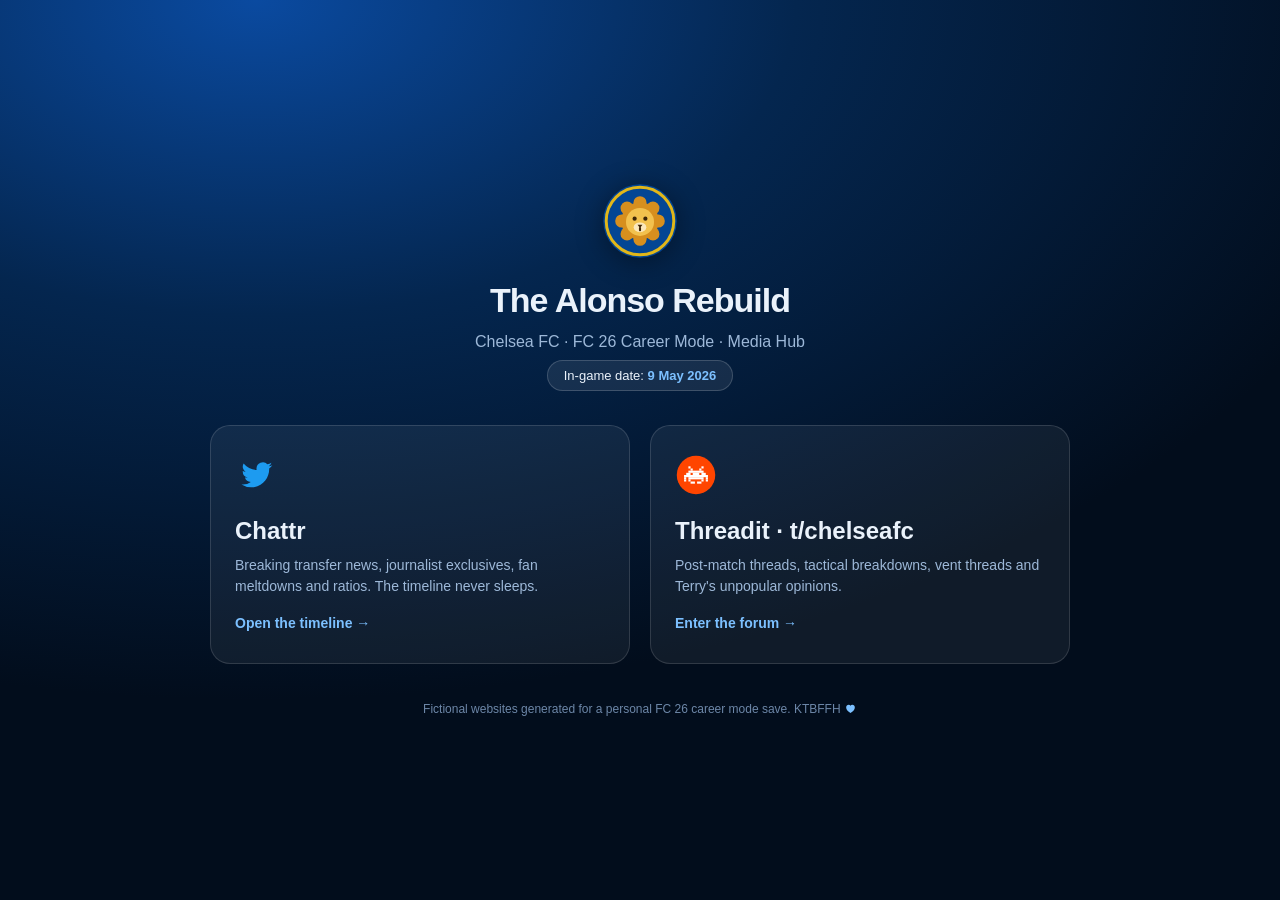
<file: index.html>
<!DOCTYPE html>
<html lang="en">
<head>
  <meta charset="UTF-8">
  <meta name="viewport" content="width=device-width, initial-scale=1.0">
  <title>CFC Career Mode — Media Hub</title>
  <link rel="icon" href="data:image/svg+xml,%3Csvg xmlns='http://www.w3.org/2000/svg' viewBox='0 0 24 24'%3E%3Ccircle cx='12' cy='12' r='11.3' fill='%23034694'/%3E%3Ccircle cx='12' cy='12' r='10.4' fill='none' stroke='%23e2b719' stroke-width='.9'/%3E%3Cg transform='translate(12 12) scale(.72) translate(-12 -12.5)'%3E%3Cg fill='%23d78f1e'%3E%3Ccircle cx='12' cy='4.7' r='2.8'/%3E%3Ccircle cx='17.52' cy='6.98' r='2.8'/%3E%3Ccircle cx='19.8' cy='12.5' r='2.8'/%3E%3Ccircle cx='17.52' cy='18.02' r='2.8'/%3E%3Ccircle cx='12' cy='20.3' r='2.8'/%3E%3Ccircle cx='6.48' cy='18.02' r='2.8'/%3E%3Ccircle cx='4.2' cy='12.5' r='2.8'/%3E%3Ccircle cx='6.48' cy='6.98' r='2.8'/%3E%3Ccircle cx='12' cy='12.5' r='8'/%3E%3C/g%3E%3Ccircle cx='12' cy='12.9' r='6' fill='%23f2c14e'/%3E%3Cellipse cx='12' cy='15.2' rx='2.7' ry='2.1' fill='%23fbe8bd'/%3E%3Ccircle cx='9.7' cy='11.5' r='.9' fill='%233d2508'/%3E%3Ccircle cx='14.3' cy='11.5' r='.9' fill='%233d2508'/%3E%3Cpath d='M10.95 14.1h2.1L12 15.5z' fill='%233d2508'/%3E%3C/g%3E%3C/svg%3E">
  <style>
    * { box-sizing: border-box; }
    body {
      margin: 0; min-height: 100vh; display: flex; align-items: center; justify-content: center;
      background: radial-gradient(1200px 700px at 20% 0%, #0a4aa0 0%, #04264f 45%, #020d1c 100%);
      color: #eaf2fb; font: 16px/1.5 -apple-system, "Segoe UI", Roboto, Helvetica, Arial, sans-serif;
      padding: 32px 16px;
    }
    .wrap { max-width: 860px; width: 100%; text-align: center; }
    .crest svg { width: 78px; height: 78px; filter: drop-shadow(0 4px 14px rgba(0,0,0,.4)); }
    h1 { font-size: 34px; margin: 8px 0 4px; letter-spacing: -1px; }
    .sub { color: #9db8d8; margin-bottom: 6px; }
    .date { display: inline-block; background: #ffffff14; border: 1px solid #ffffff2b; border-radius: 9999px; padding: 5px 16px; font-size: 13px; margin-bottom: 34px; }
    .date b { color: #7cc0ff; }
    .cards { display: grid; grid-template-columns: 1fr 1fr; gap: 20px; }
    a.card {
      background: #ffffff0f; border: 1px solid #ffffff22; border-radius: 20px;
      padding: 28px 24px; text-decoration: none; color: inherit; text-align: left;
      transition: transform .15s ease, background .15s ease;
    }
    a.card:hover { transform: translateY(-4px); background: #ffffff1a; }
    .card .icon svg { width: 42px; height: 42px; }
    .card h2 { margin: 10px 0 6px; font-size: 24px; }
    .card p { margin: 0; color: #9db8d8; font-size: 14px; }
    .card .go { display: inline-block; margin-top: 16px; font-weight: 700; color: #7cc0ff; font-size: 14px; }
    .foot { margin-top: 36px; font-size: 12px; color: #6d87a8; }
    .foot svg { width: 13px; height: 13px; vertical-align: -2px; }
    @media (max-width: 640px) { .cards { grid-template-columns: 1fr; } }
  </style>
</head>
<body>
  <div class="wrap">
    <div class="crest"><svg viewBox="0 0 24 24"><circle cx="12" cy="12" r="11.3" fill="#034694"/><circle cx="12" cy="12" r="10.4" fill="none" stroke="#e2b719" stroke-width=".9"/><g transform="translate(12 12) scale(.72) translate(-12 -12.5)"><g fill="#d78f1e"><circle cx="12" cy="4.7" r="2.8"/><circle cx="17.52" cy="6.98" r="2.8"/><circle cx="19.8" cy="12.5" r="2.8"/><circle cx="17.52" cy="18.02" r="2.8"/><circle cx="12" cy="20.3" r="2.8"/><circle cx="6.48" cy="18.02" r="2.8"/><circle cx="4.2" cy="12.5" r="2.8"/><circle cx="6.48" cy="6.98" r="2.8"/><circle cx="12" cy="12.5" r="8"/></g><circle cx="12" cy="12.9" r="6" fill="#f2c14e"/><ellipse cx="12" cy="15.2" rx="2.7" ry="2.1" fill="#fbe8bd"/><circle cx="9.7" cy="11.5" r=".9" fill="#3d2508"/><circle cx="14.3" cy="11.5" r=".9" fill="#3d2508"/><path d="M10.95 14.1h2.1L12 15.5z" fill="#3d2508"/><path d="M12 15.5v.9" stroke="#3d2508" stroke-width=".9" stroke-linecap="round"/></g></svg></div>
    <h1>The Alonso Rebuild</h1>
    <div class="sub">Chelsea FC · FC 26 Career Mode · Media Hub</div>
    <div class="date">In-game date: <b id="game-date">…</b></div>
    <div class="cards">
      <a class="card" href="chattr/index.html">
        <div class="icon"><svg viewBox="0 0 24 24"><path fill="#1d9bf0" d="M21.3 6.4c-.65.29-1.35.48-2.08.57a3.63 3.63 0 0 0 1.59-2c-.7.41-1.47.71-2.29.87a3.61 3.61 0 0 0-6.24 2.47c0 .28.03.56.09.82A10.25 10.25 0 0 1 4.93 5.4a3.6 3.6 0 0 0 1.12 4.82 3.58 3.58 0 0 1-1.64-.45v.05a3.61 3.61 0 0 0 2.9 3.54c-.3.08-.63.13-.96.13-.23 0-.46-.02-.68-.07a3.62 3.62 0 0 0 3.37 2.51 7.25 7.25 0 0 1-4.48 1.55c-.29 0-.58-.02-.86-.05a10.2 10.2 0 0 0 5.54 1.63c6.65 0 10.29-5.51 10.29-10.29l-.01-.47a7.35 7.35 0 0 0 1.81-1.87z"/></svg></div>
        <h2>Chattr</h2>
        <p>Breaking transfer news, journalist exclusives, fan meltdowns and ratios. The timeline never sleeps.</p>
        <span class="go">Open the timeline →</span>
      </a>
      <a class="card" href="threadit/index.html">
        <div class="icon"><svg viewBox="0 0 24 24"><circle cx="12" cy="12" r="11" fill="#ff4500"/><g fill="#fff" transform="translate(4.56 4.56) scale(.62)"><rect x="5" y="4" width="2" height="2"/><rect x="17" y="4" width="2" height="2"/><rect x="7" y="6" width="2" height="2"/><rect x="15" y="6" width="2" height="2"/><rect x="5" y="8" width="14" height="2"/><rect x="3" y="10" width="4" height="2"/><rect x="9" y="10" width="6" height="2"/><rect x="17" y="10" width="4" height="2"/><rect x="1" y="12" width="22" height="2"/><rect x="1" y="14" width="2" height="2"/><rect x="5" y="14" width="14" height="2"/><rect x="21" y="14" width="2" height="2"/><rect x="1" y="16" width="2" height="2"/><rect x="5" y="16" width="2" height="2"/><rect x="17" y="16" width="2" height="2"/><rect x="21" y="16" width="2" height="2"/><rect x="7" y="18" width="4" height="2"/><rect x="13" y="18" width="4" height="2"/></g></svg></div>
        <h2>Threadit · t/chelseafc</h2>
        <p>Post-match threads, tactical breakdowns, vent threads and Terry's unpopular opinions.</p>
        <span class="go">Enter the forum →</span>
      </a>
    </div>
    <div class="foot">Fictional websites generated for a personal FC 26 career mode save. KTBFFH <svg viewBox="0 0 24 24"><path fill="#7cc0ff" d="M12 20.3C7.2 17.2 4 13.9 4 10.1 4 7.3 6 5.3 8.6 5.3c1.5 0 2.8.7 3.4 1.8.6-1.1 1.9-1.8 3.4-1.8C18 5.3 20 7.3 20 10.1c0 3.8-3.2 7.1-8 10.2z"/></svg></div>
  </div>
  <script>
    fetch("data/season.json").then(r => r.json())
      .then(s => { document.getElementById("game-date").textContent = s.currentDate; })
      .catch(() => { document.getElementById("game-date").textContent = "—"; });
  </script>
</body>
</html>
</file>
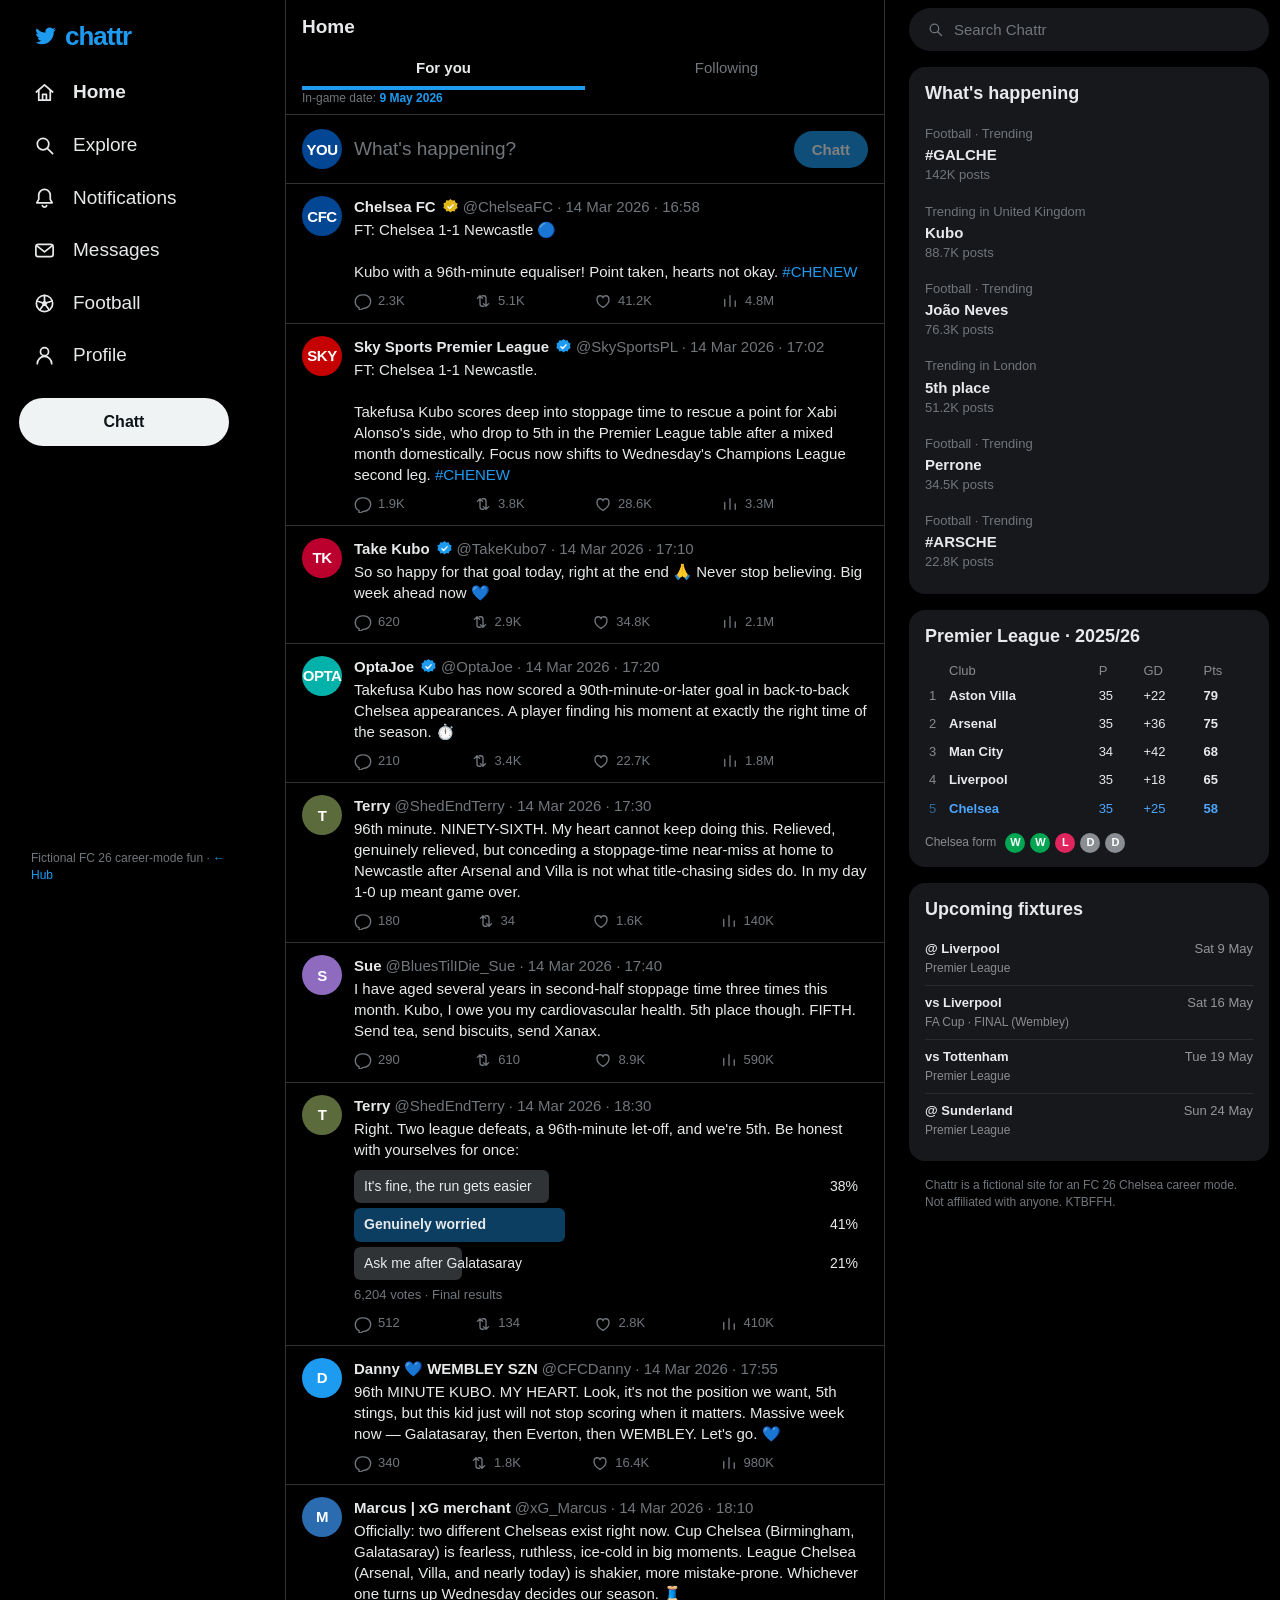
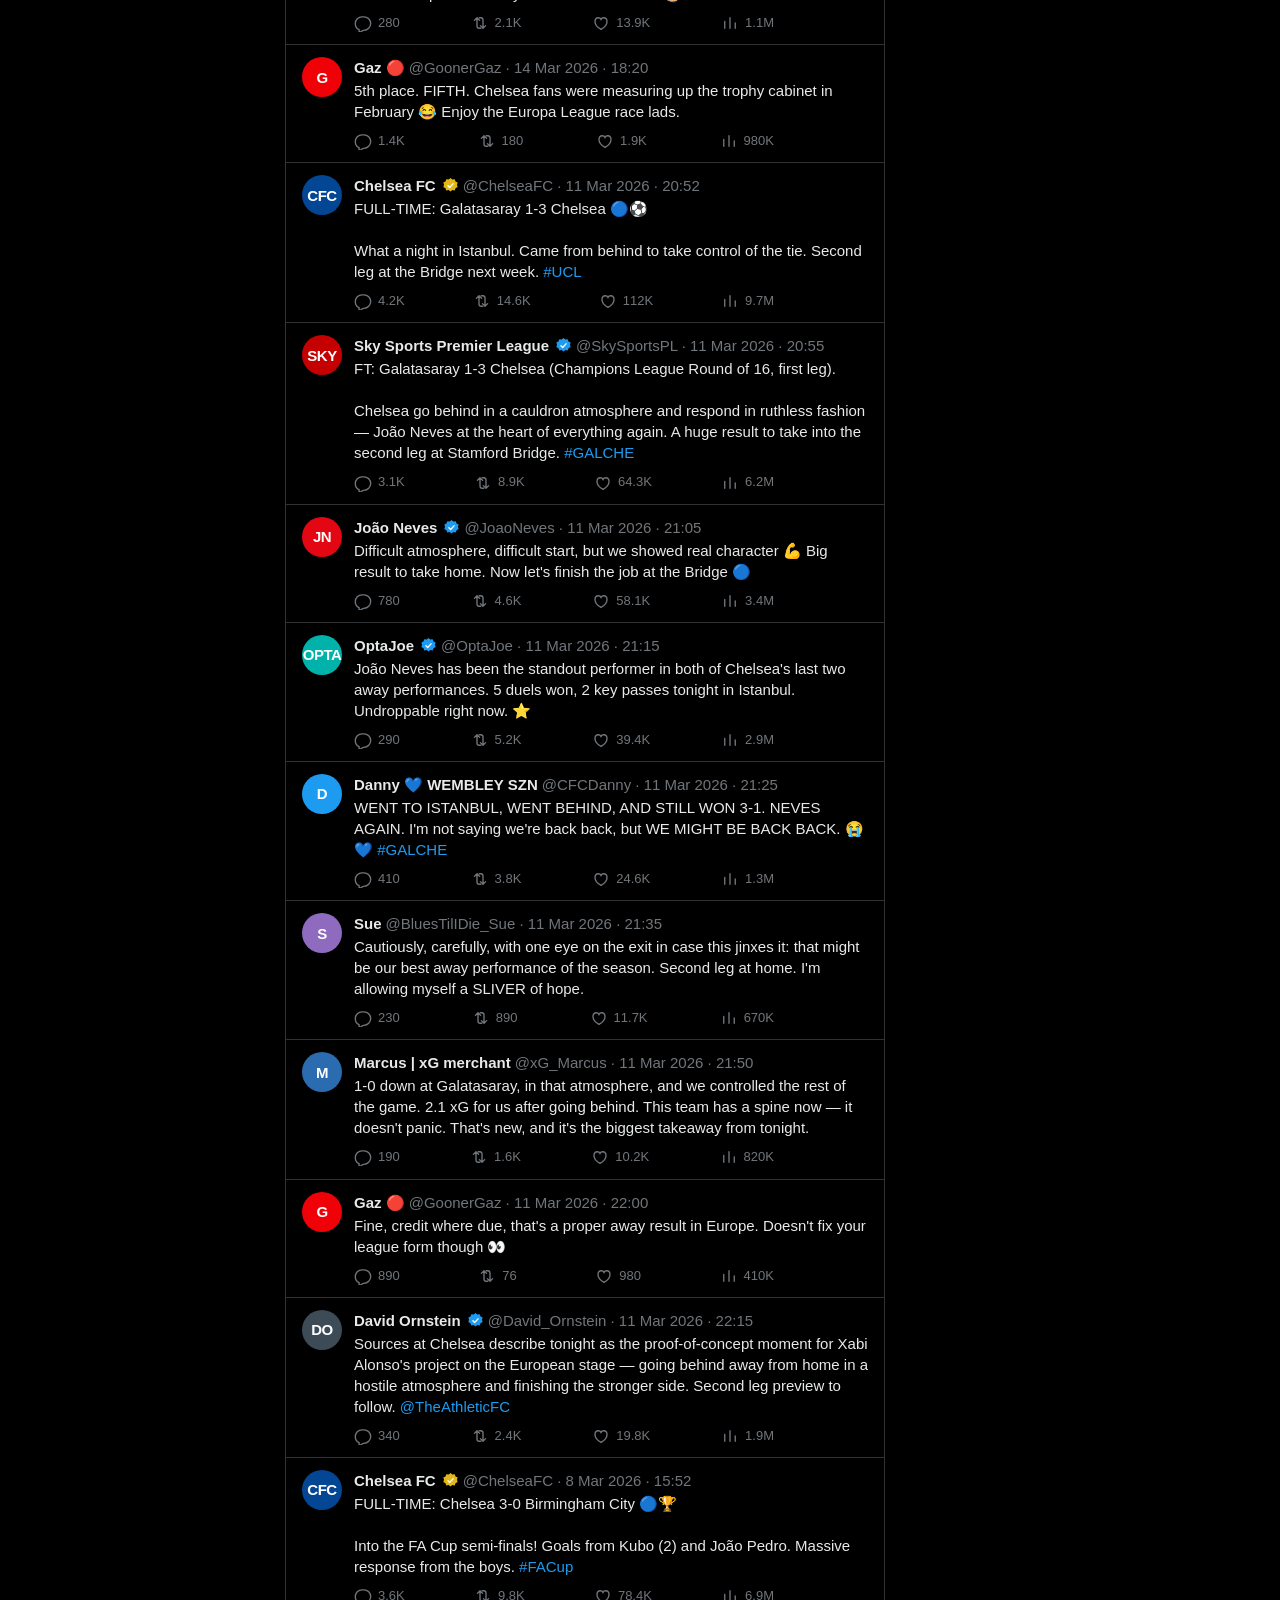
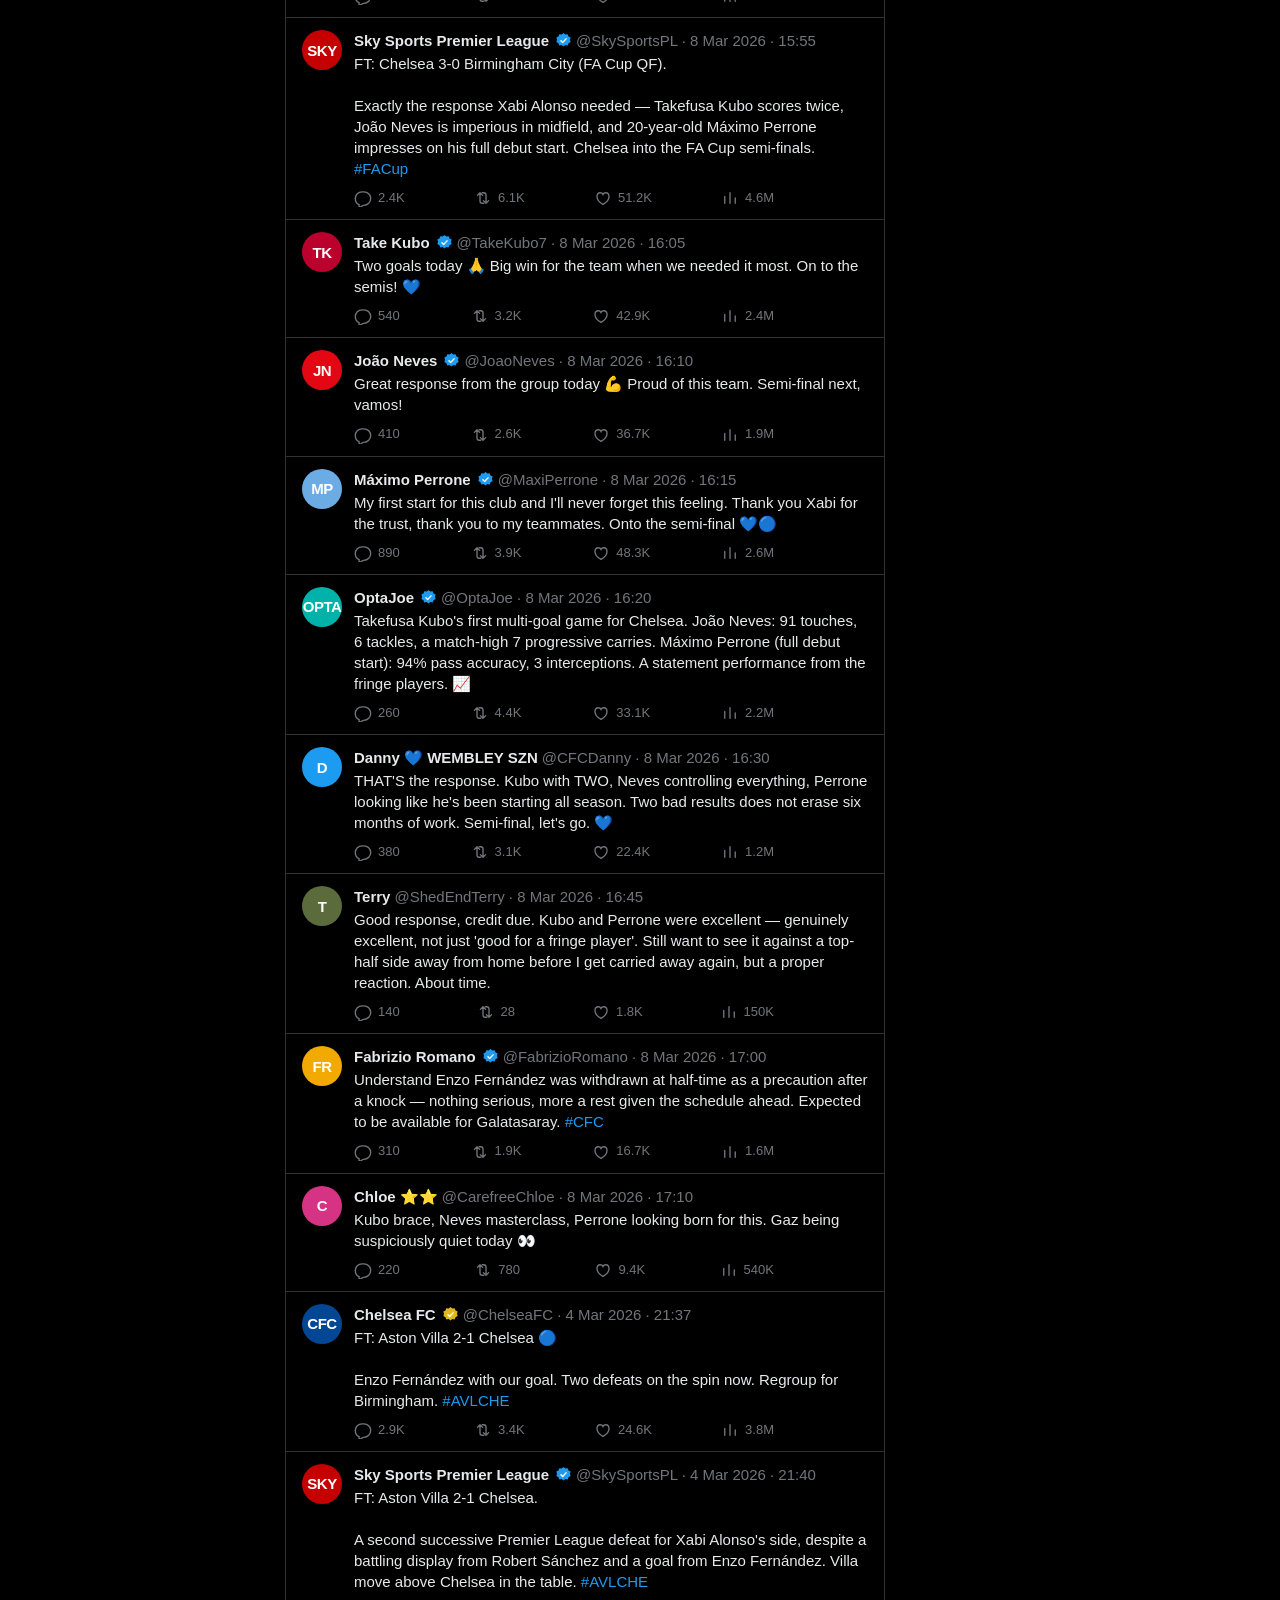
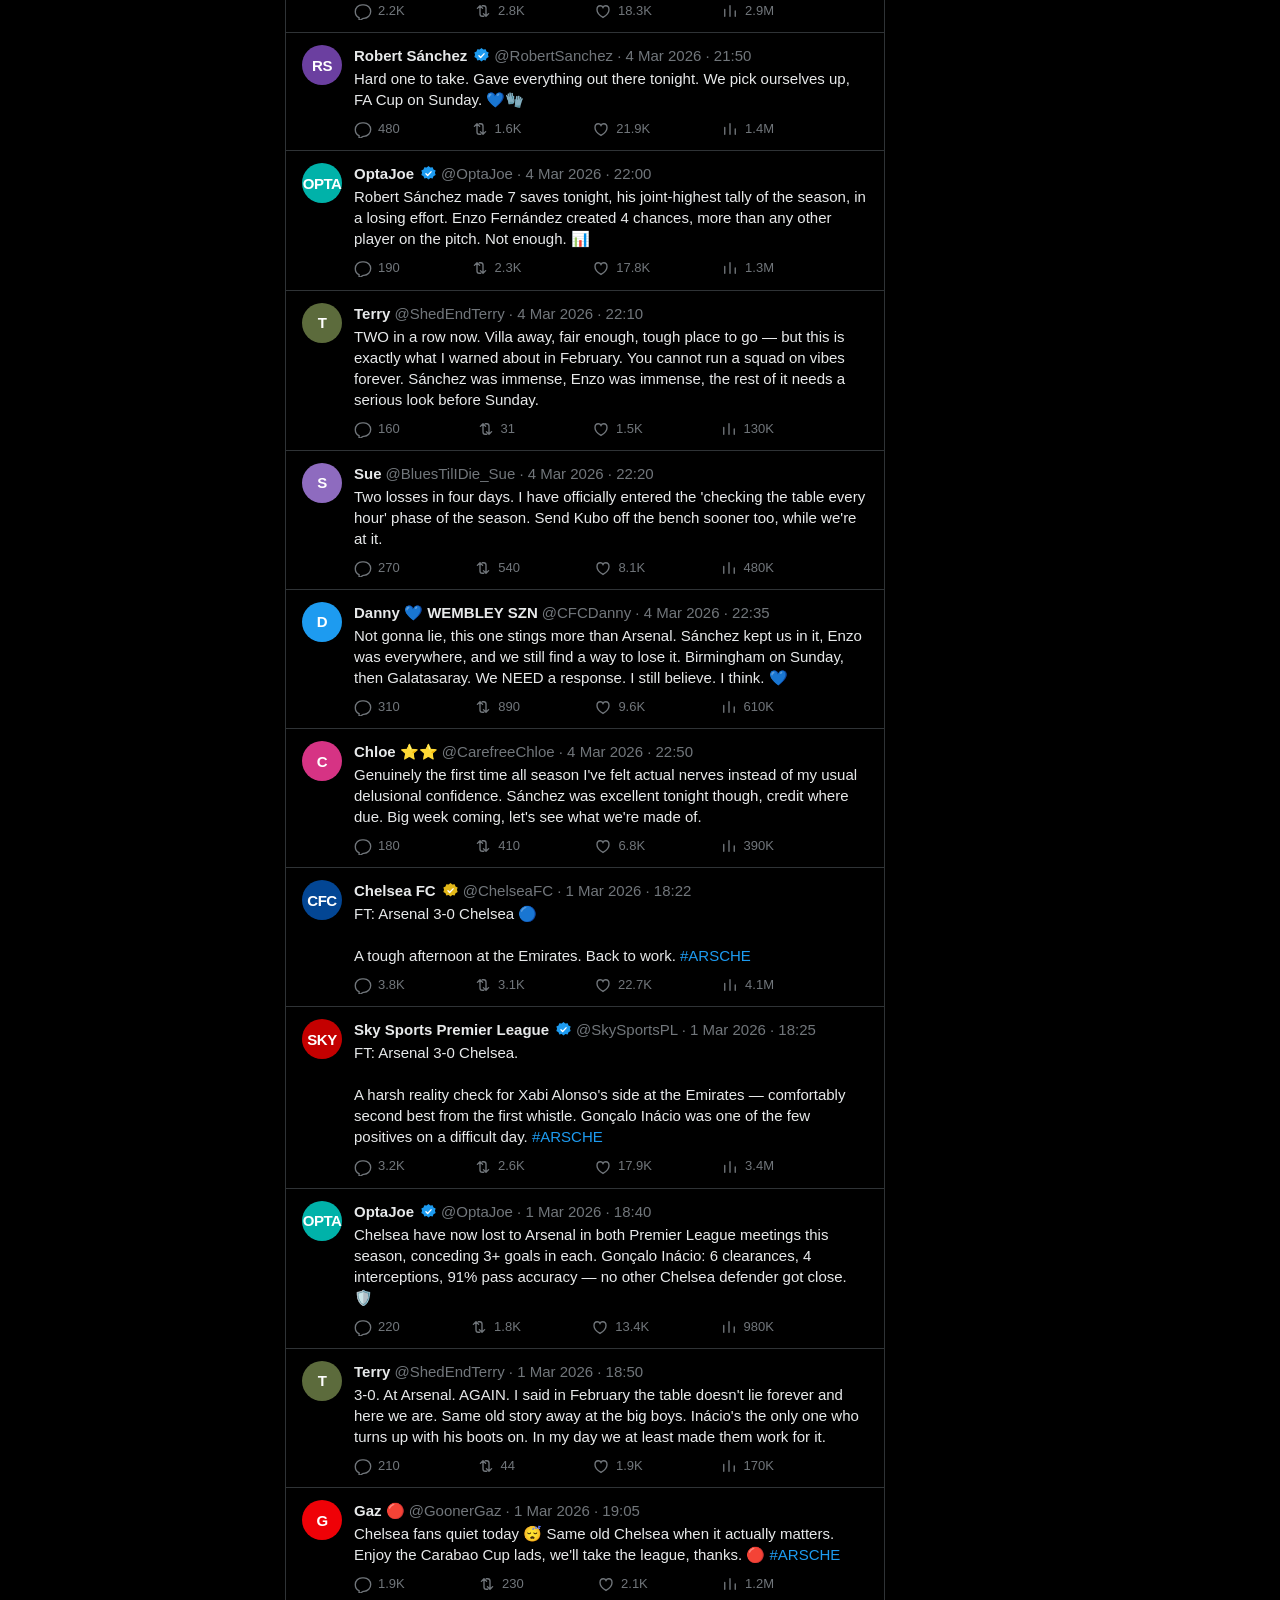
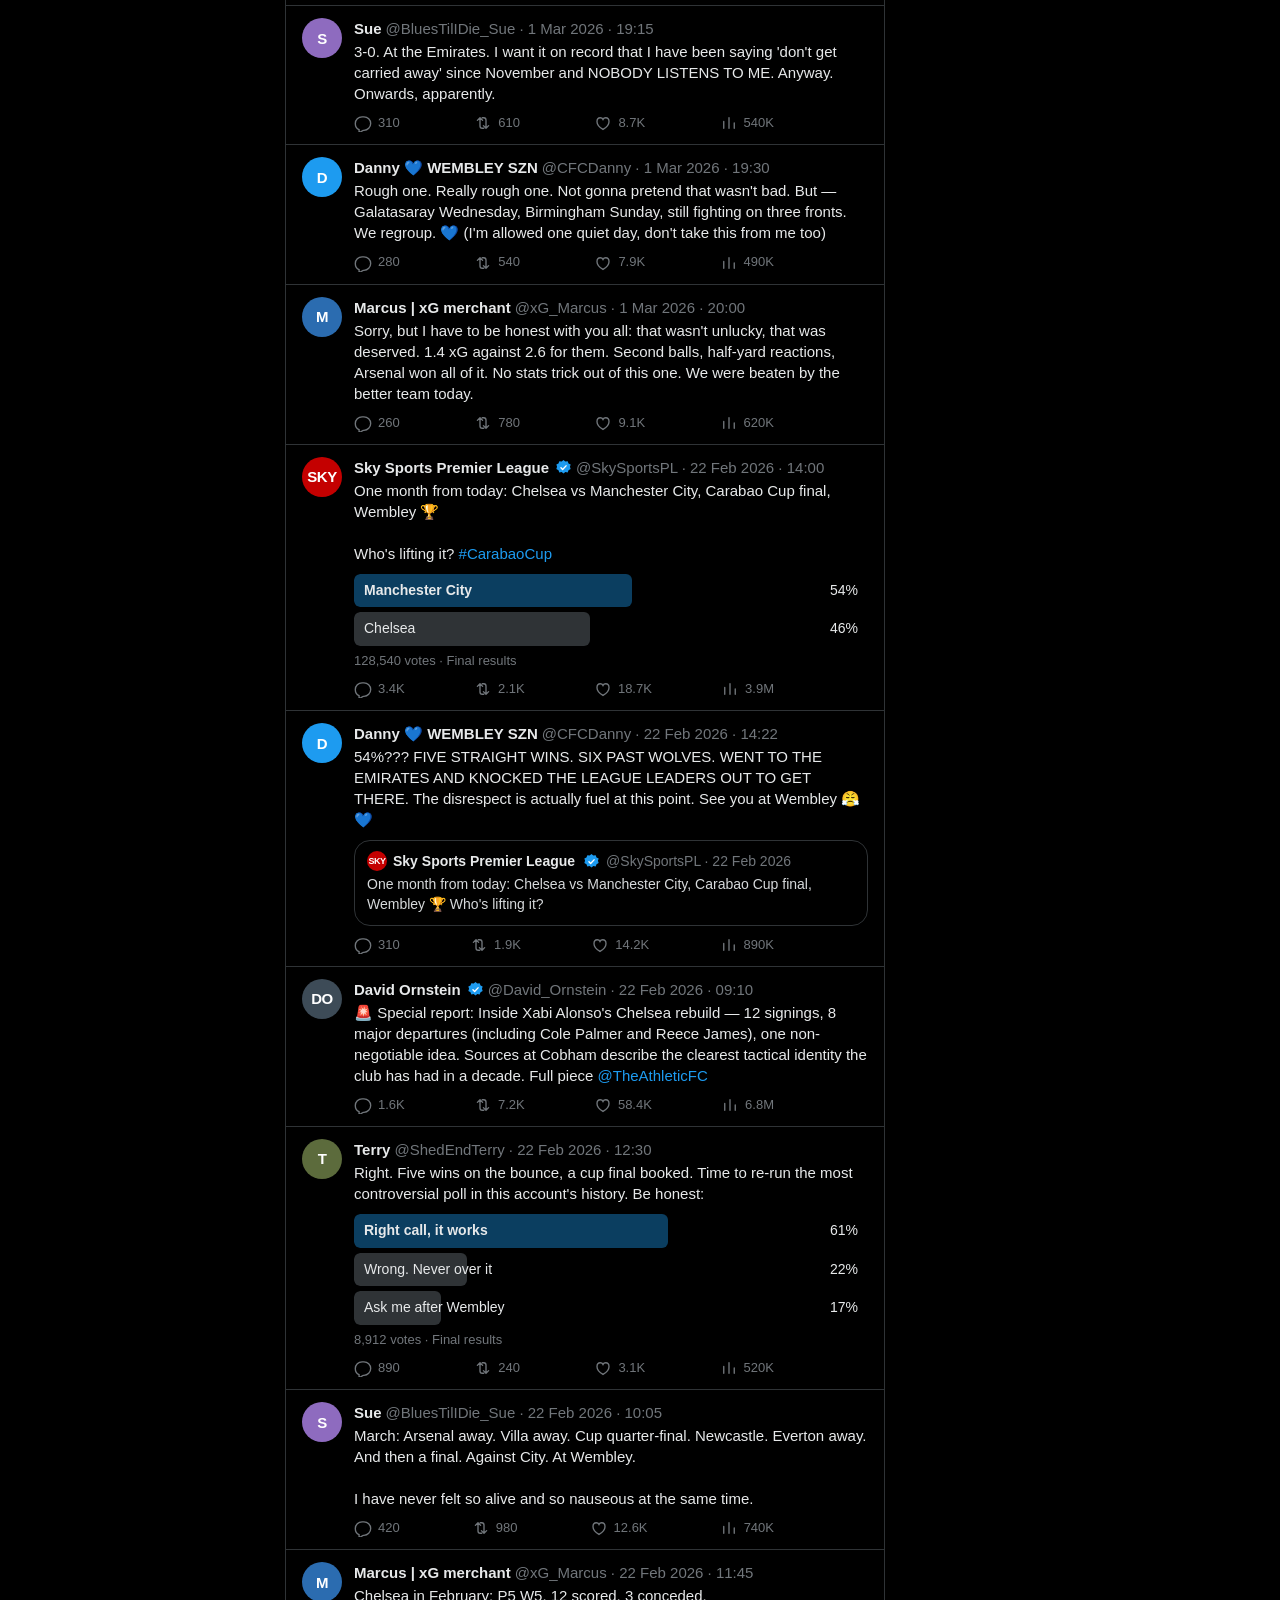
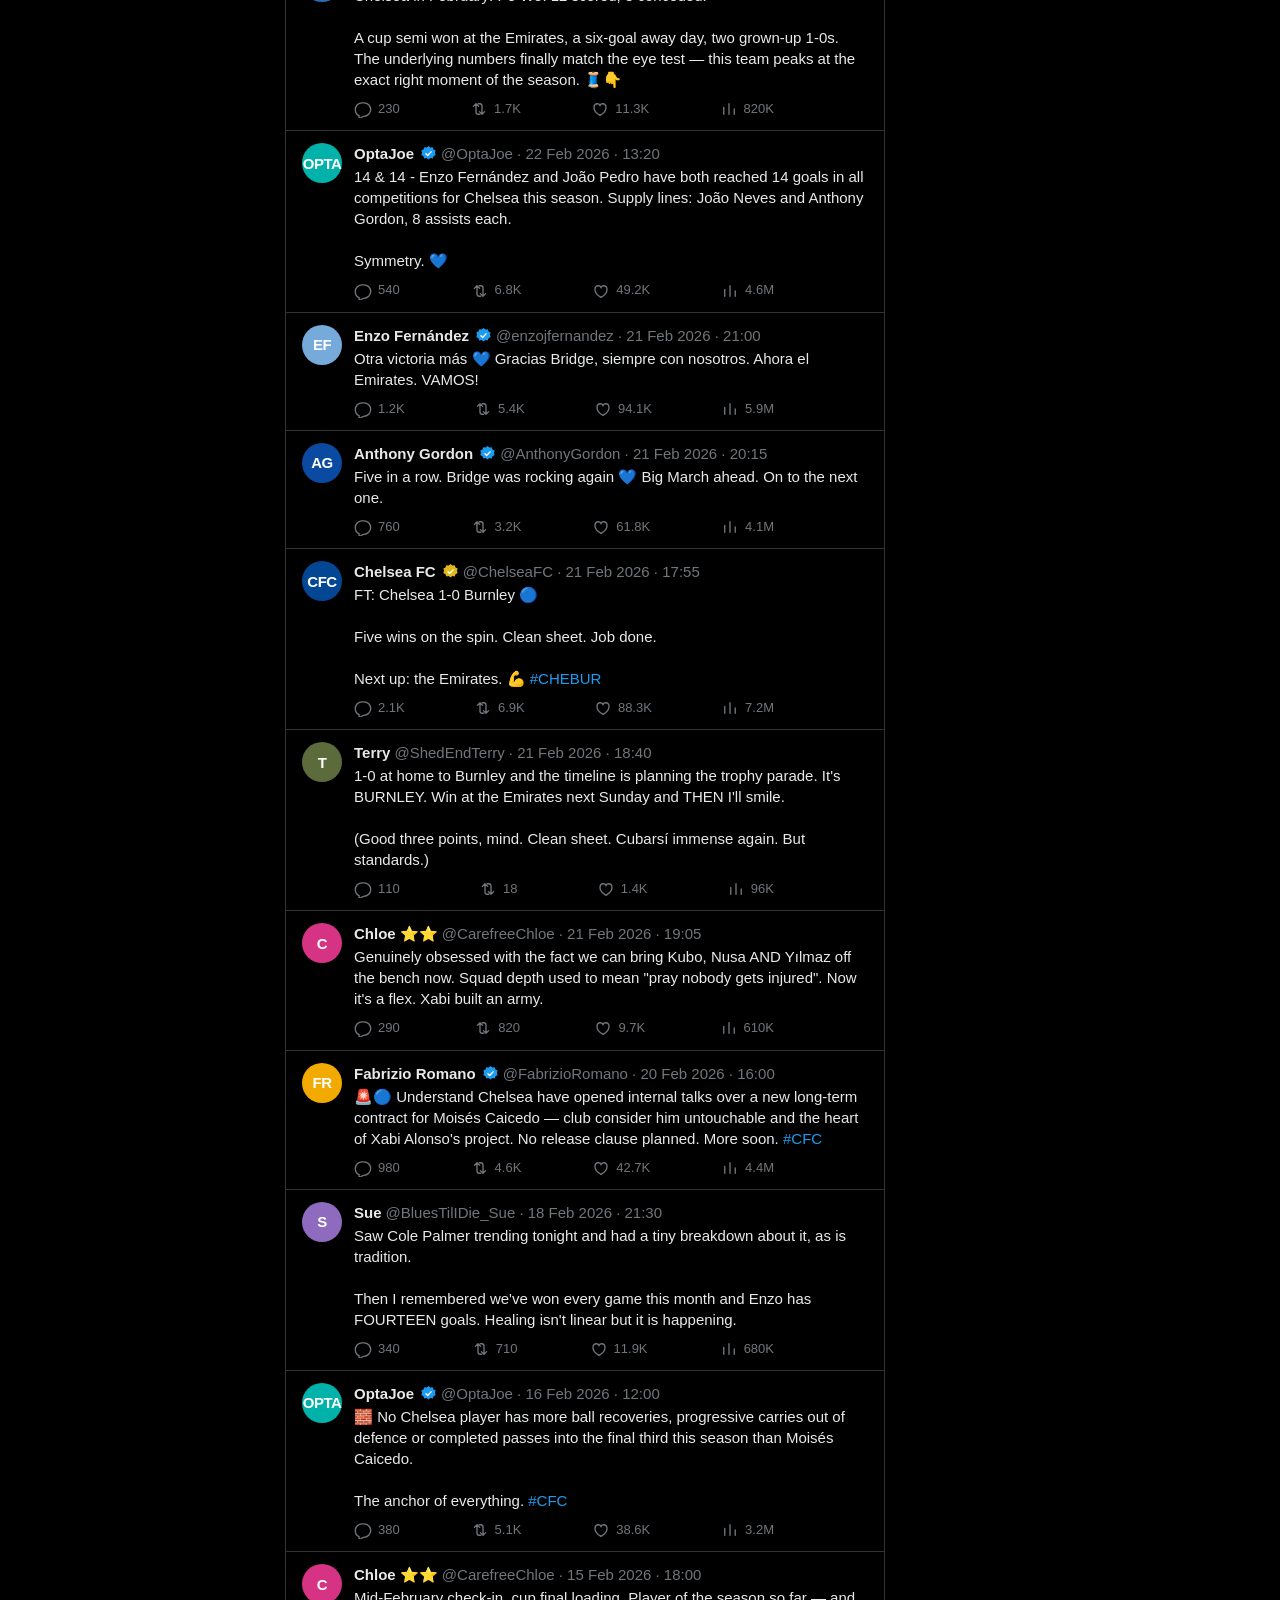
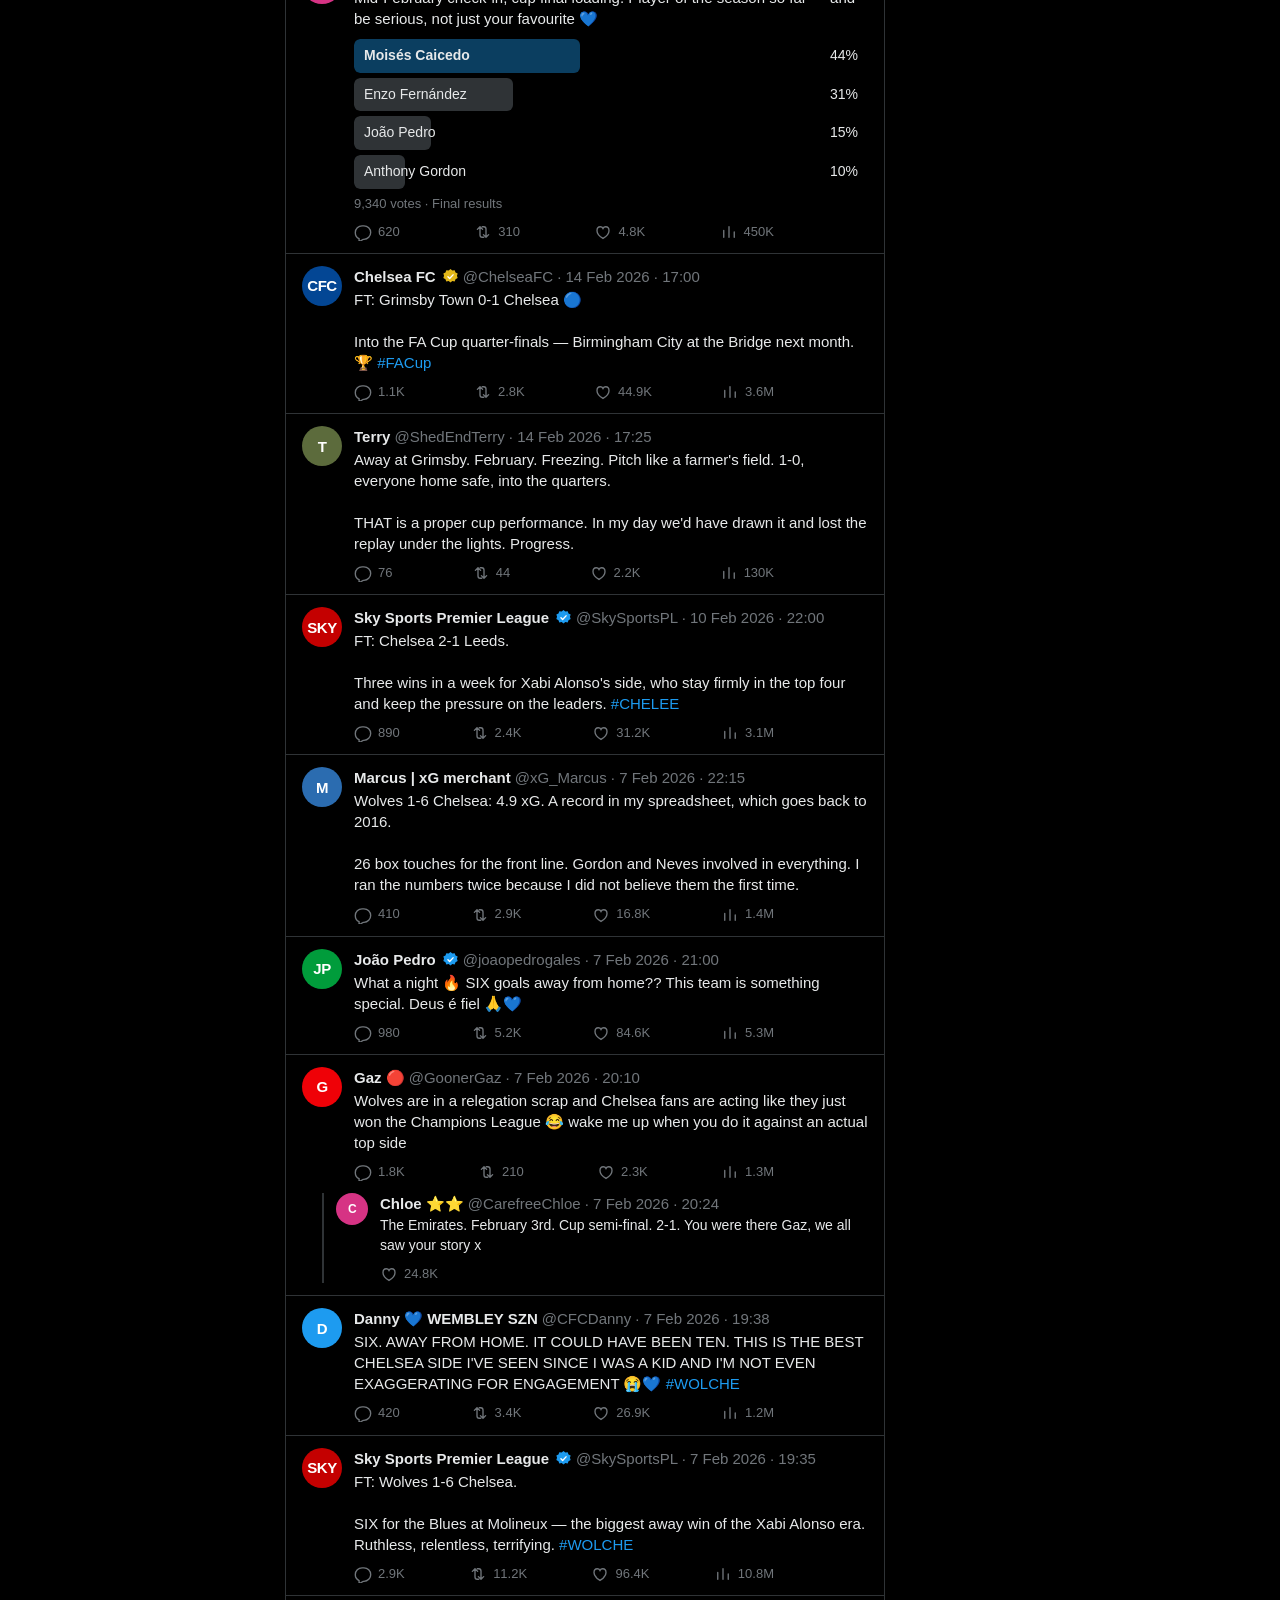
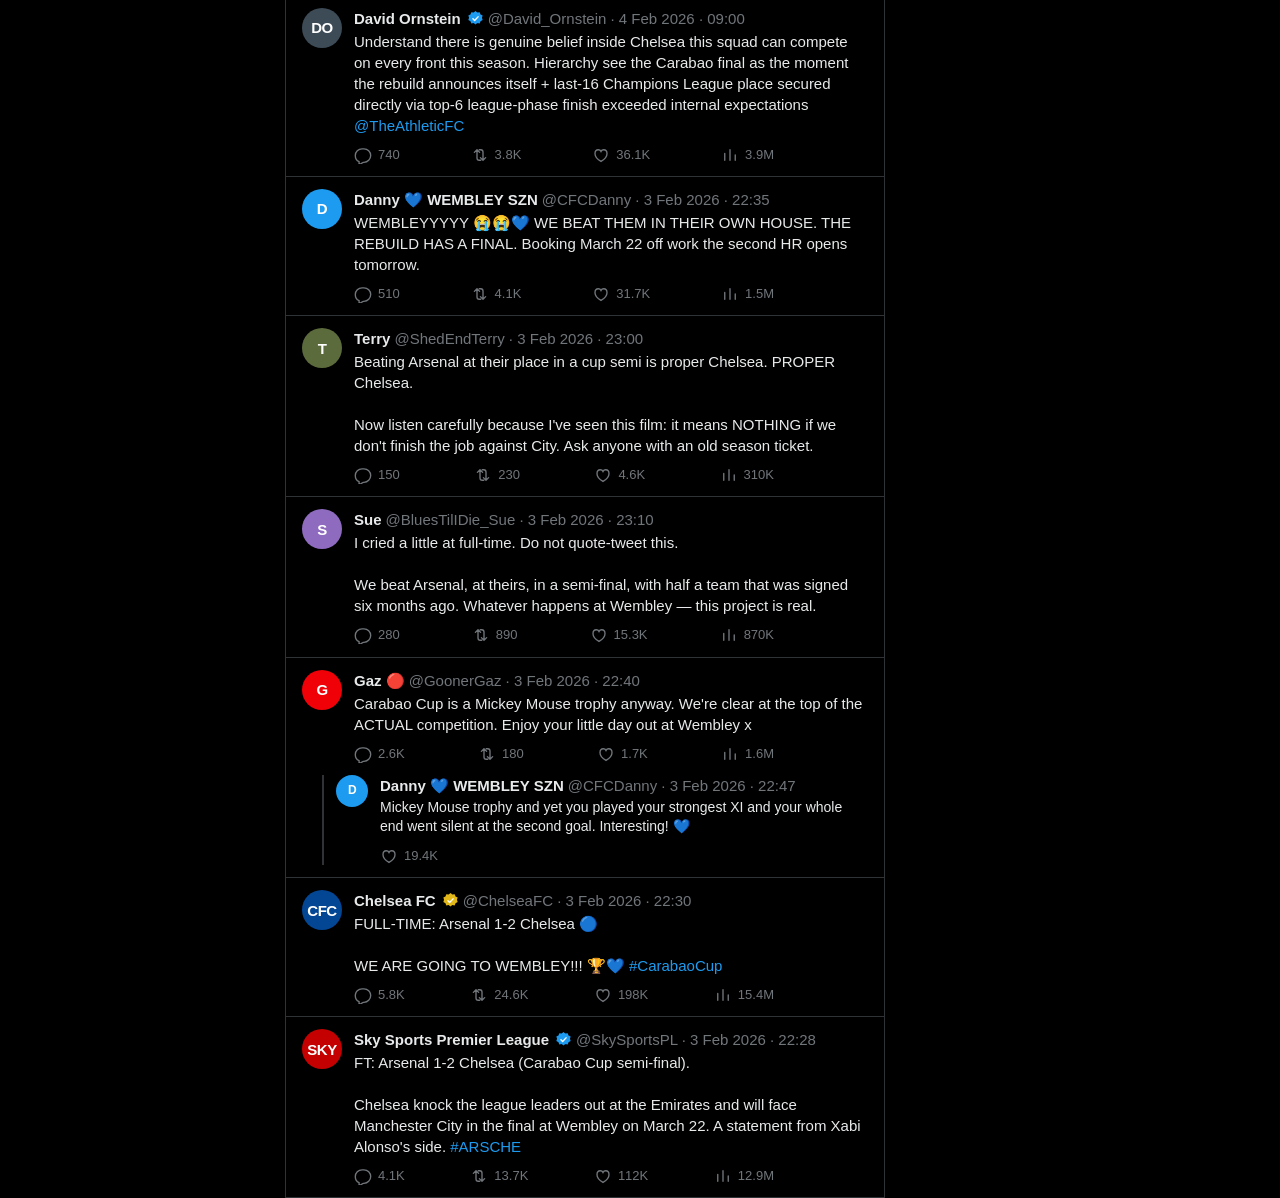
<file: chattr/index.html>
<!DOCTYPE html>
<html lang="en">
<head>
  <meta charset="UTF-8">
  <meta name="viewport" content="width=device-width, initial-scale=1.0">
  <title>Chattr / Home</title>
  <link rel="icon" href="data:image/svg+xml,%3Csvg xmlns='http://www.w3.org/2000/svg' viewBox='0 0 24 24'%3E%3Cpath fill='%231d9bf0' d='M21.3 6.4c-.65.29-1.35.48-2.08.57a3.63 3.63 0 0 0 1.59-2c-.7.41-1.47.71-2.29.87a3.61 3.61 0 0 0-6.24 2.47c0 .28.03.56.09.82A10.25 10.25 0 0 1 4.93 5.4a3.6 3.6 0 0 0 1.12 4.82 3.58 3.58 0 0 1-1.64-.45v.05a3.61 3.61 0 0 0 2.9 3.54c-.3.08-.63.13-.96.13-.23 0-.46-.02-.68-.07a3.62 3.62 0 0 0 3.37 2.51 7.25 7.25 0 0 1-4.48 1.55c-.29 0-.58-.02-.86-.05a10.2 10.2 0 0 0 5.54 1.63c6.65 0 10.29-5.51 10.29-10.29l-.01-.47a7.35 7.35 0 0 0 1.81-1.87z'/%3E%3C/svg%3E">
  <link rel="stylesheet" href="../assets/css/common.css">
  <link rel="stylesheet" href="../assets/css/chattr.css">
</head>
<body>
  <div class="layout">

    <nav class="nav">
      <div class="logo">
        <span class="bird"><svg viewBox="0 0 24 24"><path fill="currentColor" d="M21.3 6.4c-.65.29-1.35.48-2.08.57a3.63 3.63 0 0 0 1.59-2c-.7.41-1.47.71-2.29.87a3.61 3.61 0 0 0-6.24 2.47c0 .28.03.56.09.82A10.25 10.25 0 0 1 4.93 5.4a3.6 3.6 0 0 0 1.12 4.82 3.58 3.58 0 0 1-1.64-.45v.05a3.61 3.61 0 0 0 2.9 3.54c-.3.08-.63.13-.96.13-.23 0-.46-.02-.68-.07a3.62 3.62 0 0 0 3.37 2.51 7.25 7.25 0 0 1-4.48 1.55c-.29 0-.58-.02-.86-.05a10.2 10.2 0 0 0 5.54 1.63c6.65 0 10.29-5.51 10.29-10.29l-.01-.47a7.35 7.35 0 0 0 1.81-1.87z"/></svg></span>
        <span class="word">chattr</span>
      </div>
      <div class="nav-item active">
        <span class="ico"><svg viewBox="0 0 24 24" fill="none" stroke="currentColor" stroke-width="1.8" stroke-linecap="round" stroke-linejoin="round"><path d="M3.5 11.5L12 4l8.5 7.5"/><path d="M6 10v10h12V10"/><path d="M10 20v-6h4v6"/></svg></span>
        <span>Home</span>
      </div>
      <div class="nav-item">
        <span class="ico"><svg viewBox="0 0 24 24" fill="none" stroke="currentColor" stroke-width="1.8" stroke-linecap="round"><circle cx="10.5" cy="10.5" r="6"/><path d="M15.2 15.2L20.5 20.5"/></svg></span>
        <span>Explore</span>
      </div>
      <div class="nav-item">
        <span class="ico"><svg viewBox="0 0 24 24" fill="none" stroke="currentColor" stroke-width="1.8" stroke-linecap="round" stroke-linejoin="round"><path d="M12 3.5a6 6 0 0 1 6 6V14l2 3.5H4L6 14V9.5a6 6 0 0 1 6-6z"/><path d="M9.8 20.5a2.4 2.4 0 0 0 4.4 0"/></svg></span>
        <span>Notifications</span>
      </div>
      <div class="nav-item">
        <span class="ico"><svg viewBox="0 0 24 24" fill="none" stroke="currentColor" stroke-width="1.8" stroke-linecap="round" stroke-linejoin="round"><rect x="3" y="5.5" width="18" height="13" rx="2.5"/><path d="M4.5 7.5l7.5 6 7.5-6"/></svg></span>
        <span>Messages</span>
      </div>
      <div class="nav-item">
        <span class="ico"><svg viewBox="0 0 24 24" fill="none" stroke="currentColor" stroke-width="1.8" stroke-linecap="round" stroke-linejoin="round"><circle cx="12" cy="12" r="8.5"/><path d="M12 8.8l3.04 2.21-1.16 3.58h-3.76l-1.16-3.58z" fill="currentColor" stroke="none"/><path d="M12 8.8V3.5M15.04 11.01l5.04-1.64M13.88 14.59L17 18.88M10.12 14.59L7 18.88M8.96 11.01L3.92 9.37"/></svg></span>
        <span>Football</span>
      </div>
      <div class="nav-item">
        <span class="ico"><svg viewBox="0 0 24 24" fill="none" stroke="currentColor" stroke-width="1.8" stroke-linecap="round" stroke-linejoin="round"><circle cx="12" cy="8" r="4.2"/><path d="M4.5 20.5a7.5 7.5 0 0 1 15 0"/></svg></span>
        <span>Profile</span>
      </div>
      <div class="nav-cta">Chatt</div>
      <div class="nav-foot">Fictional FC 26 career-mode fun · <a href="../index.html">← Hub</a></div>
    </nav>

    <main class="center">
      <div class="top-bar">
        <h1>Home</h1>
        <div class="top-tabs"><span class="active">For you</span><span>Following</span></div>
        <div class="game-date-chip">In-game date: <b id="game-date">…</b></div>
      </div>
      <div class="composer">
        <span class="avatar" style="background:#034694">YOU</span>
        <span>What's happening?</span>
        <span class="fake-btn">Chatt</span>
      </div>
      <div id="feed"></div>
    </main>

    <aside class="side">
      <div class="side-sticky">
        <div class="search">
          <svg viewBox="0 0 24 24" fill="none" stroke="currentColor" stroke-width="1.8" stroke-linecap="round"><circle cx="10.5" cy="10.5" r="6"/><path d="M15.2 15.2L20.5 20.5"/></svg>
          <span>Search Chattr</span>
        </div>
        <div id="sidebar"></div>
        <div class="side-foot">Chattr is a fictional site for an FC 26 Chelsea career mode. Not affiliated with anyone. KTBFFH.</div>
      </div>
    </aside>

  </div>
  <script src="../assets/js/common.js"></script>
  <script src="../assets/js/chattr-render.js"></script>
  <script src="../assets/js/chattr.js"></script>
</body>
</html>
</file>
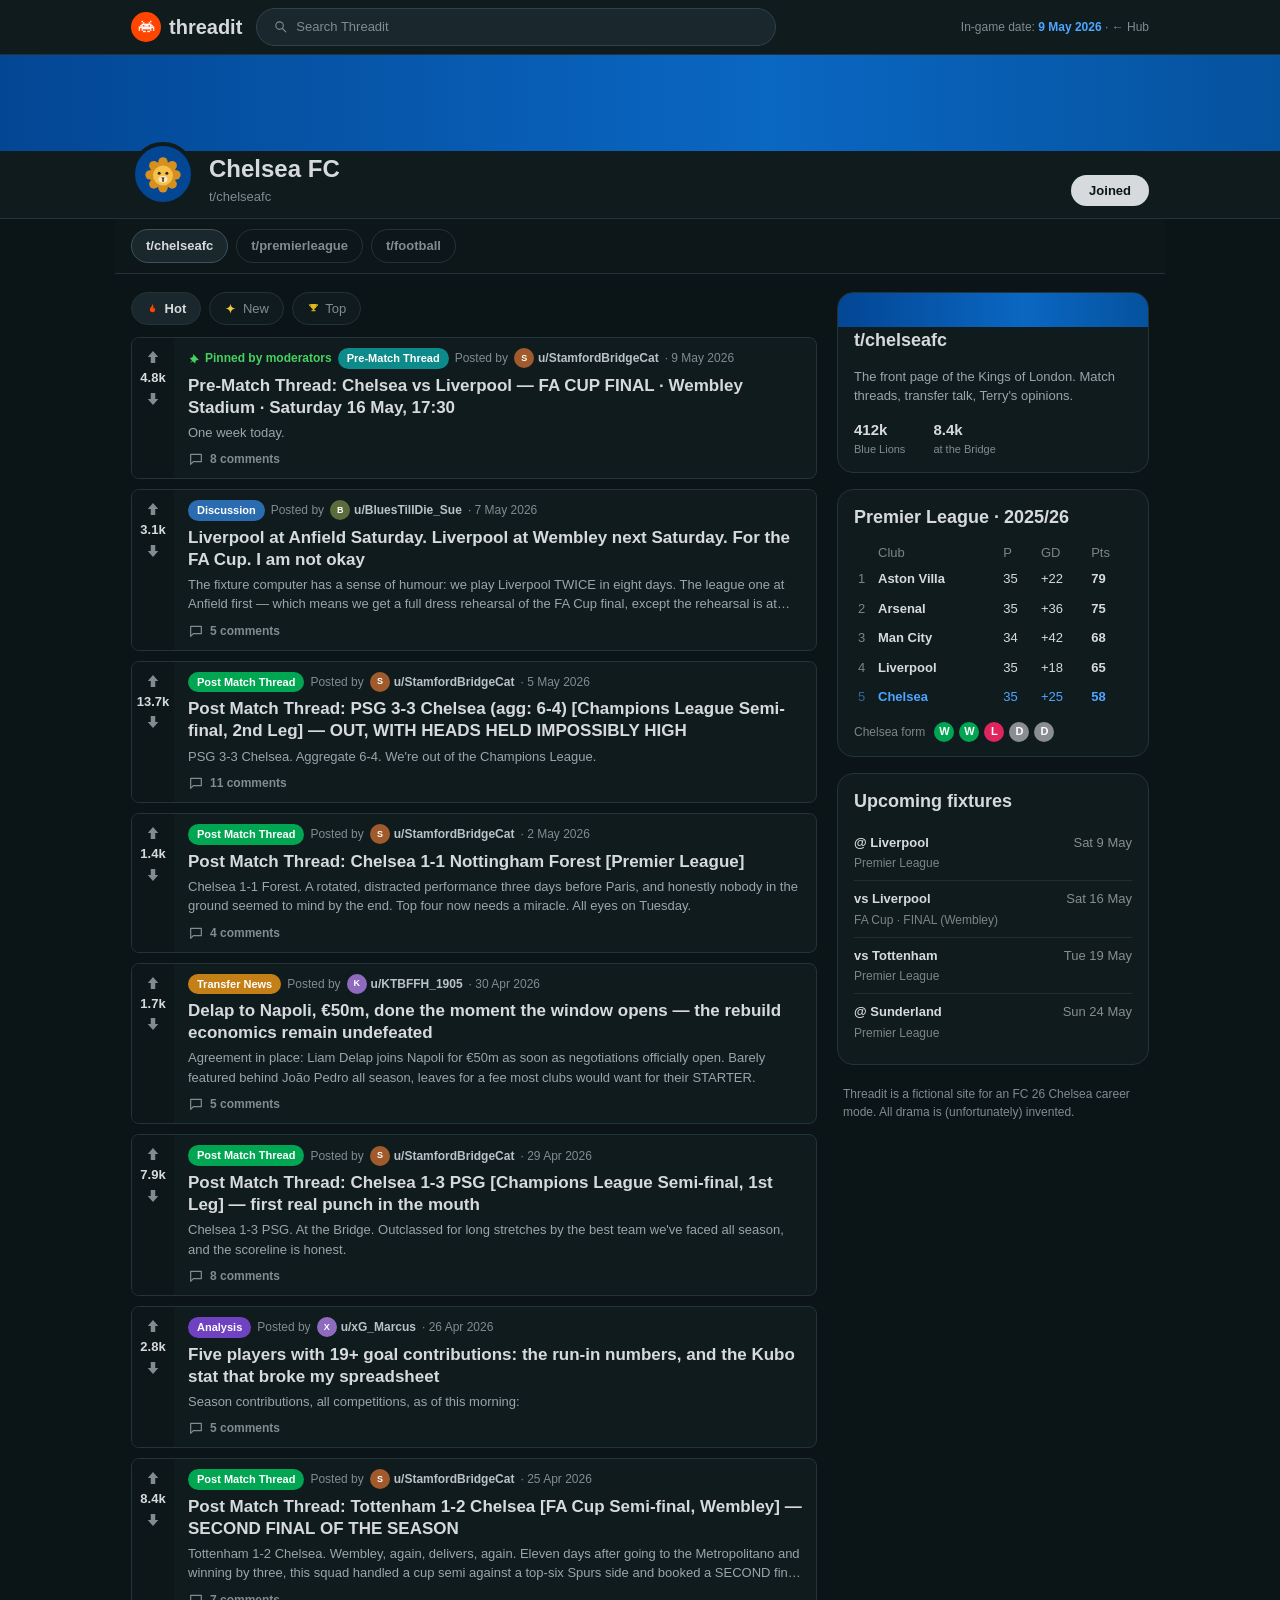
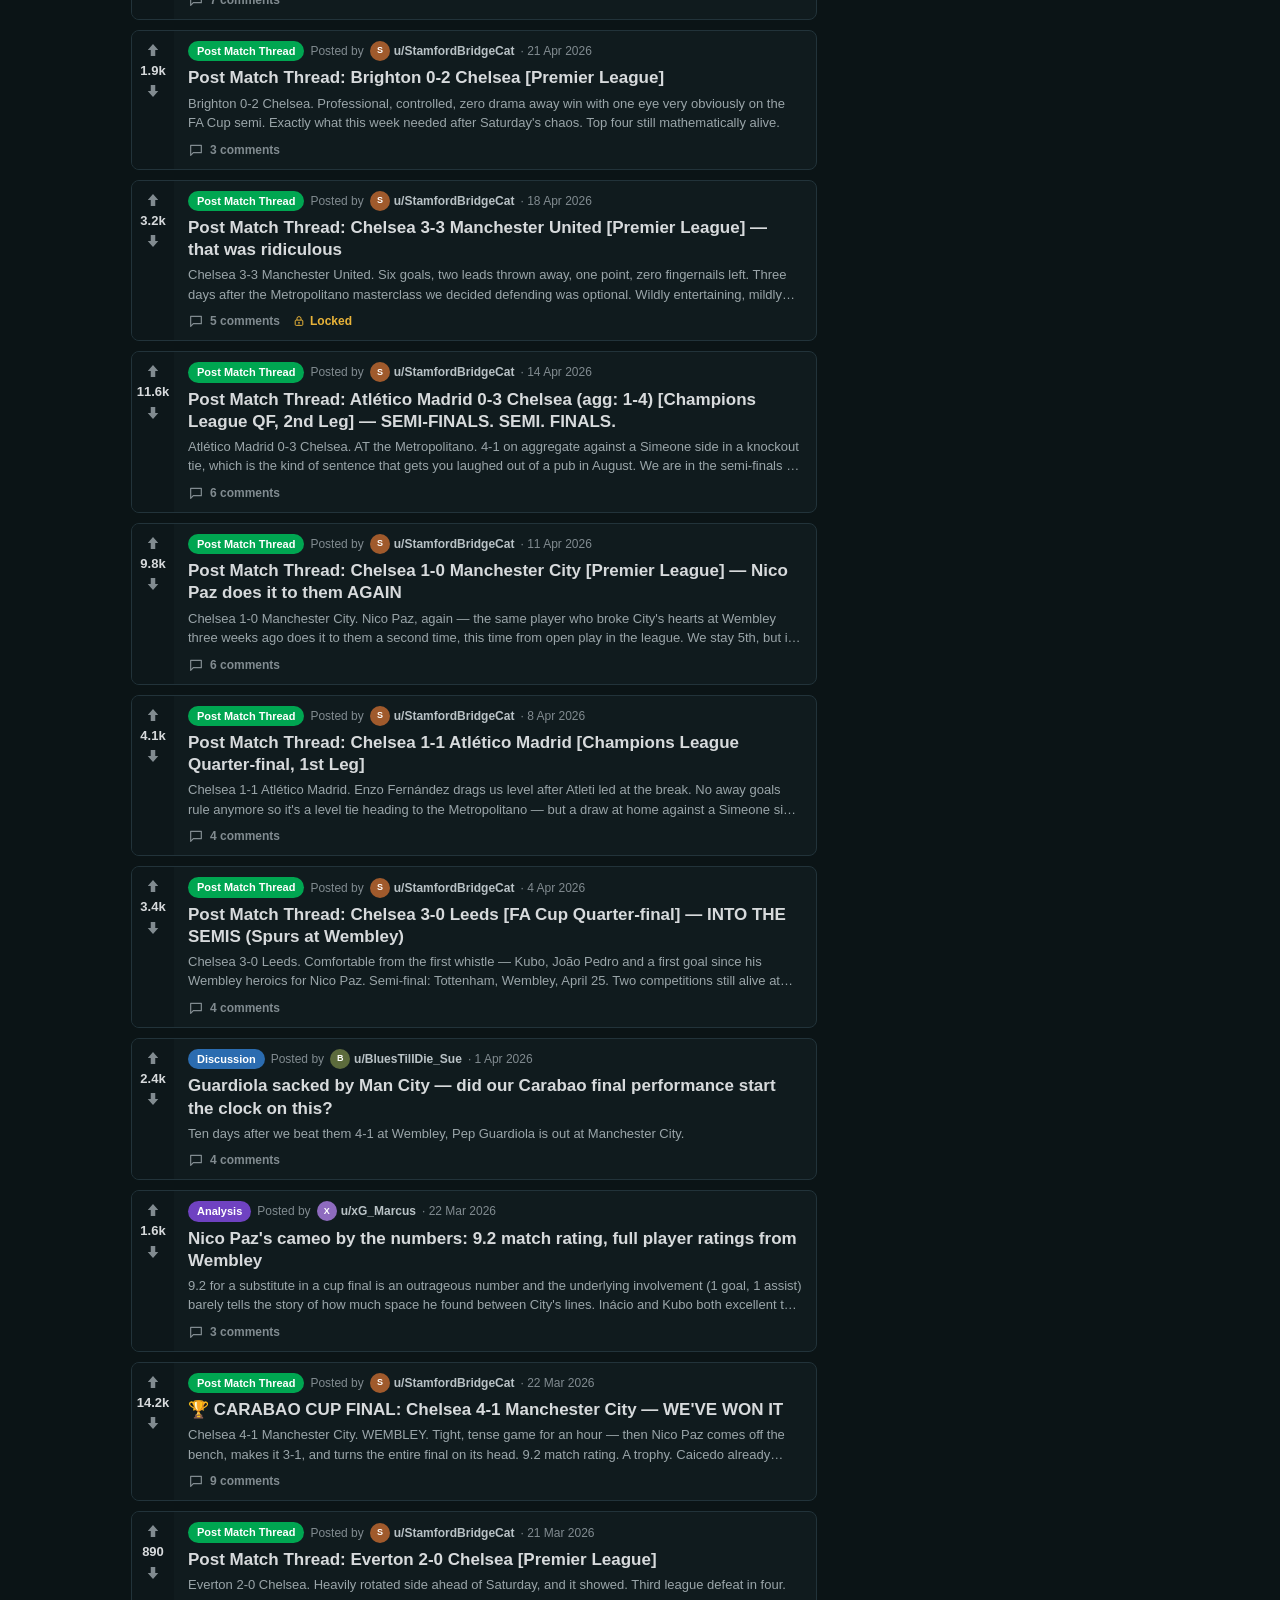
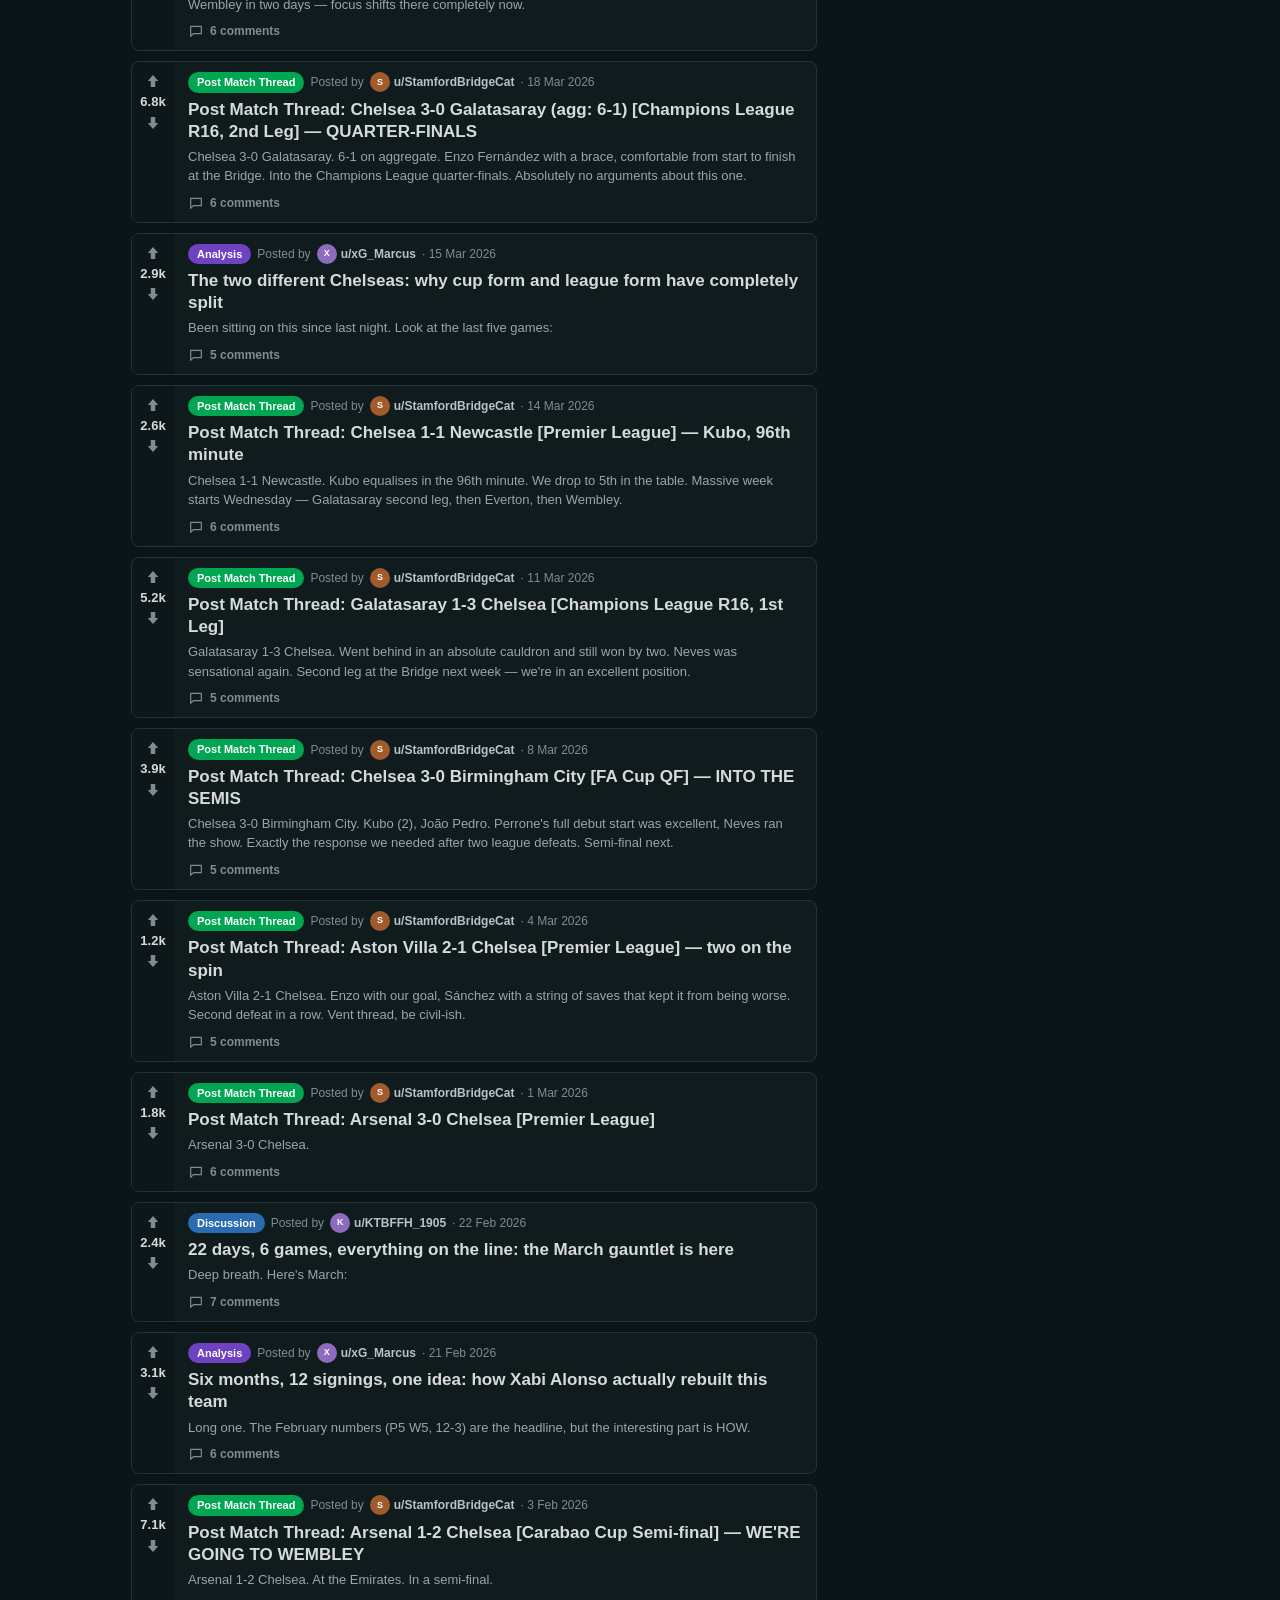
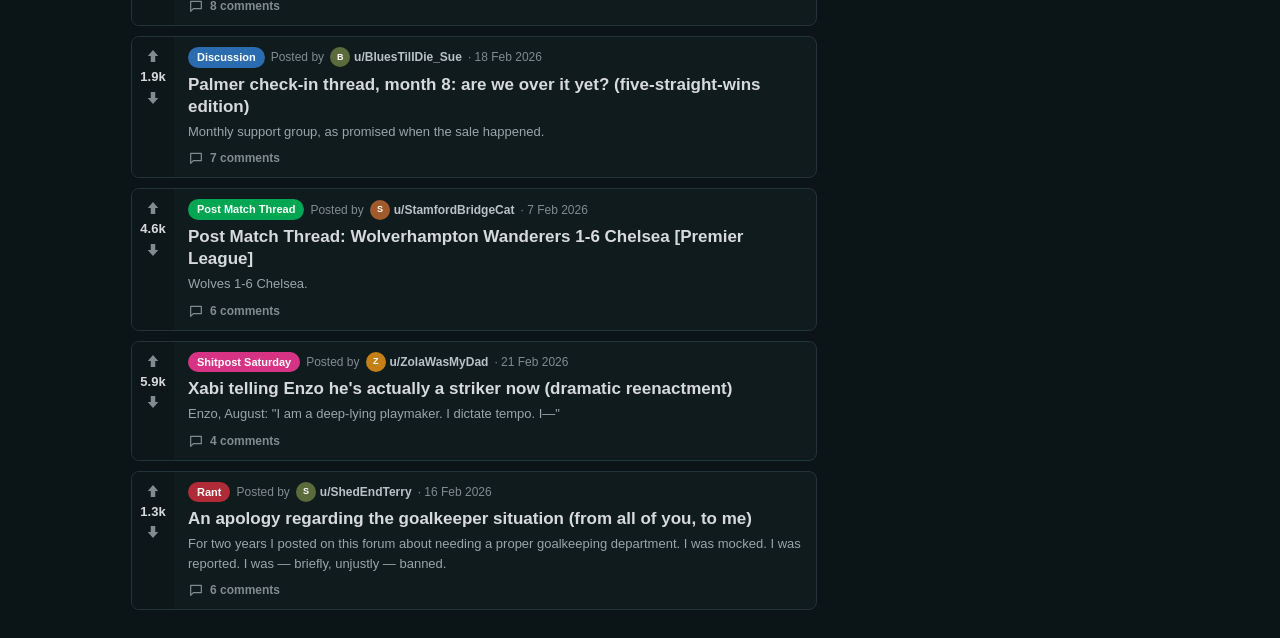
<file: threadit/index.html>
<!DOCTYPE html>
<html lang="en">
<head>
  <meta charset="UTF-8">
  <meta name="viewport" content="width=device-width, initial-scale=1.0">
  <title>t/chelseafc — Threadit</title>
  <link rel="icon" href="data:image/svg+xml,%3Csvg xmlns='http://www.w3.org/2000/svg' viewBox='0 0 24 24'%3E%3Ccircle cx='12' cy='12' r='11' fill='%23ff4500'/%3E%3Cg fill='white' transform='translate(4.56 4.56) scale(.62)'%3E%3Crect x='5' y='4' width='2' height='2'/%3E%3Crect x='17' y='4' width='2' height='2'/%3E%3Crect x='7' y='6' width='2' height='2'/%3E%3Crect x='15' y='6' width='2' height='2'/%3E%3Crect x='5' y='8' width='14' height='2'/%3E%3Crect x='3' y='10' width='4' height='2'/%3E%3Crect x='9' y='10' width='6' height='2'/%3E%3Crect x='17' y='10' width='4' height='2'/%3E%3Crect x='1' y='12' width='22' height='2'/%3E%3Crect x='1' y='14' width='2' height='2'/%3E%3Crect x='5' y='14' width='14' height='2'/%3E%3Crect x='21' y='14' width='2' height='2'/%3E%3Crect x='1' y='16' width='2' height='2'/%3E%3Crect x='5' y='16' width='2' height='2'/%3E%3Crect x='17' y='16' width='2' height='2'/%3E%3Crect x='21' y='16' width='2' height='2'/%3E%3Crect x='7' y='18' width='4' height='2'/%3E%3Crect x='13' y='18' width='4' height='2'/%3E%3C/g%3E%3C/svg%3E">
  <link rel="stylesheet" href="../assets/css/common.css">
  <link rel="stylesheet" href="../assets/css/threadit.css">
</head>
<body>

  <header class="site-header">
    <div class="site-header-inner">
      <div class="t-logo">
        <span class="dot"><svg viewBox="0 0 24 24"><g fill="#fff"><rect x="5" y="4" width="2" height="2"/><rect x="17" y="4" width="2" height="2"/><rect x="7" y="6" width="2" height="2"/><rect x="15" y="6" width="2" height="2"/><rect x="5" y="8" width="14" height="2"/><rect x="3" y="10" width="4" height="2"/><rect x="9" y="10" width="6" height="2"/><rect x="17" y="10" width="4" height="2"/><rect x="1" y="12" width="22" height="2"/><rect x="1" y="14" width="2" height="2"/><rect x="5" y="14" width="14" height="2"/><rect x="21" y="14" width="2" height="2"/><rect x="1" y="16" width="2" height="2"/><rect x="5" y="16" width="2" height="2"/><rect x="17" y="16" width="2" height="2"/><rect x="21" y="16" width="2" height="2"/><rect x="7" y="18" width="4" height="2"/><rect x="13" y="18" width="4" height="2"/></g></svg></span>
        threadit
      </div>
      <div class="t-search">
        <svg viewBox="0 0 24 24" fill="none" stroke="currentColor" stroke-width="1.8" stroke-linecap="round"><circle cx="10.5" cy="10.5" r="6"/><path d="M15.2 15.2L20.5 20.5"/></svg>
        <span>Search Threadit</span>
      </div>
      <div class="hdr-date">In-game date: <b id="game-date">…</b> · <a href="../index.html">← Hub</a></div>
    </div>
  </header>

  <div id="community-chrome"></div>
  <div id="sub-nav"></div>

  <div class="page">
    <main id="main"></main>
    <aside class="side">
      <div id="sidebar"></div>
      <div class="side-foot">Threadit is a fictional site for an FC 26 Chelsea career mode. All drama is (unfortunately) invented.</div>
    </aside>
  </div>

  <script src="../assets/js/common.js"></script>
  <script src="../assets/js/threadit-render.js"></script>
  <script src="../assets/js/threadit.js"></script>
</body>
</html>
</file>
<file: assets/css/common.css>
/* Shared: avatars, badges, sidebar widgets */
* { box-sizing: border-box; }
body { margin: 0; -webkit-font-smoothing: antialiased; }

.avatar {
  display: inline-flex; align-items: center; justify-content: center;
  width: 40px; height: 40px; border-radius: 50%;
  color: #fff; font-weight: 700; font-size: 15px; flex-shrink: 0;
  letter-spacing: -0.5px; user-select: none;
}
.avatar-sm { width: 32px; height: 32px; font-size: 12px; }
.avatar-xs { width: 20px; height: 20px; font-size: 9px; }

.badge { width: 17px; height: 17px; margin-left: 2px; flex-shrink: 0; }

.ent { color: #1d9bf0; }

.widget {
  border-radius: 16px; padding: 14px 16px; margin-bottom: 16px;
}
.widget h3 { margin: 0 0 10px; font-size: 18px; }

.league-table { width: 100%; border-collapse: collapse; font-size: 13px; }
.league-table th { text-align: left; font-weight: 500; opacity: .55; padding: 2px 4px; }
.league-table td { padding: 5px 4px; }
.league-table .pos { opacity: .55; width: 20px; }
.league-table .team { font-weight: 600; }
.league-table .pts { font-weight: 700; }
.league-table tr.us td { color: #4da6ff; }

.form-row { display: flex; align-items: center; gap: 5px; margin-top: 10px; font-size: 12px; }
.form-label { opacity: .55; margin-right: 4px; }
.form-pip {
  width: 20px; height: 20px; border-radius: 50%; color: #fff;
  display: inline-flex; align-items: center; justify-content: center;
  font-size: 11px; font-weight: 700;
}
.form-w { background: #00a651; }
.form-d { background: #8a8d91; }
.form-l { background: #e0245e; }

.fixtures { list-style: none; margin: 0; padding: 0; font-size: 13px; }
.fixtures li { padding: 8px 0; border-bottom: 1px solid rgba(128,128,128,.18); }
.fixtures li:last-child { border-bottom: none; }
.fx-top { display: flex; justify-content: space-between; font-weight: 600; }
.fx-date { opacity: .6; font-weight: 400; }
.fx-comp { font-size: 12px; opacity: .55; margin-top: 2px; }

.load-error { padding: 24px; opacity: .7; font-size: 14px; }
</file>
<file: assets/css/chattr.css>
/* Chattr — X/Twitter-style dark theme */
body {
  background: #000; color: #e7e9ea;
  font: 15px/1.4 -apple-system, "Segoe UI", Roboto, Helvetica, Arial, sans-serif;
}
a { color: inherit; text-decoration: none; }

.layout {
  display: grid; grid-template-columns: 250px 600px 360px;
  justify-content: center; gap: 0 24px; max-width: 1280px; margin: 0 auto;
}

/* Left nav */
.nav {
  position: sticky; top: 0; height: 100vh; padding: 8px 8px 16px;
  display: flex; flex-direction: column; gap: 4px;
}
.logo {
  display: flex; align-items: center; gap: 6px;
  font-size: 26px; font-weight: 800; padding: 10px 12px;
  color: #1d9bf0; letter-spacing: -1px;
}
.logo .bird { display: inline-flex; }
.logo .bird svg { width: 28px; height: 28px; }
.nav-item {
  display: flex; align-items: center; gap: 16px;
  font-size: 19px; padding: 11px 12px; border-radius: 9999px; cursor: pointer;
  width: fit-content;
}
.nav-item:hover { background: #16181c; }
.nav-item.active { font-weight: 700; }
.nav-item .ico { width: 26px; display: inline-flex; align-items: center; justify-content: center; }
.nav-item .ico svg { width: 23px; height: 23px; }
.nav-cta {
  margin-top: 14px; background: #eff3f4; color: #0f1419; font-weight: 700;
  font-size: 16px; text-align: center; border-radius: 9999px; padding: 13px 0;
  width: 210px; cursor: pointer;
}
.nav-foot { margin-top: auto; font-size: 12px; color: #71767b; padding: 0 12px; }
.nav-foot a { color: #1d9bf0; }

/* Center feed */
.center { border-left: 1px solid #2f3336; border-right: 1px solid #2f3336; min-height: 100vh; }
.top-bar {
  position: sticky; top: 0; z-index: 5;
  background: rgba(0,0,0,.72); backdrop-filter: blur(10px);
  border-bottom: 1px solid #2f3336; padding: 0 16px;
}
.top-bar h1 { font-size: 19px; margin: 0; padding: 14px 0 4px; }
.top-tabs { display: flex; }
.top-tabs span { flex: 1; text-align: center; padding: 12px 0; color: #71767b; font-size: 15px; cursor: pointer; }
.top-tabs span.active { color: #e7e9ea; font-weight: 700; box-shadow: inset 0 -4px 0 #1d9bf0; }
.game-date-chip { font-size: 12px; color: #71767b; padding-bottom: 8px; }
.game-date-chip b { color: #1d9bf0; font-weight: 600; }

.composer {
  display: flex; gap: 12px; padding: 14px 16px; border-bottom: 1px solid #2f3336;
  color: #71767b; font-size: 19px; align-items: center;
}
.composer .fake-btn {
  margin-left: auto; background: #1d9bf0; opacity: .5; color: #fff; font-size: 15px;
  font-weight: 700; border-radius: 9999px; padding: 8px 18px;
}

/* Posts */
.post { display: block; padding: 12px 16px; border-bottom: 1px solid #2f3336; }
.post > .gutter { float: left; margin-right: 12px; }
.post .content { overflow: hidden; }
.post-head { display: flex; align-items: center; gap: 4px; flex-wrap: wrap; }
.post-head .name { font-weight: 700; }
.post-head .meta { color: #71767b; }
.post-text { margin-top: 2px; white-space: normal; overflow-wrap: break-word; }

.actions { display: flex; max-width: 420px; justify-content: space-between; margin-top: 10px; color: #71767b; font-size: 13px; }
.act { display: inline-flex; align-items: center; gap: 6px; cursor: pointer; }
.act svg { width: 18px; height: 18px; }
.act.reply:hover { color: #1d9bf0; }
.act.repost:hover { color: #00ba7c; }
.act.like:hover { color: #f91880; }

.quote-card { border: 1px solid #2f3336; border-radius: 16px; padding: 10px 12px; margin-top: 10px; }
.quote-head { display: flex; align-items: center; gap: 6px; font-size: 14px; }
.quote-head .name { font-weight: 700; }
.quote-head .meta { color: #71767b; }
.quote-text { margin-top: 4px; font-size: 14px; color: #d6d9db; }

.poll { margin-top: 10px; }
.poll-opt {
  position: relative; margin: 5px 0; border-radius: 6px; overflow: hidden;
  padding: 7px 10px; font-size: 14px; display: flex; justify-content: space-between;
}
.poll-fill { position: absolute; inset: 0; background: #2f3336; border-radius: 6px; }
.poll-opt.winner .poll-fill { background: #1d9bf066; }
.poll-opt.winner .poll-label { font-weight: 700; }
.poll-label, .poll-pct { position: relative; }
.poll-meta { color: #71767b; font-size: 13px; margin-top: 6px; }

.post-reply { clear: both; display: flex; gap: 12px; margin: 12px 0 0 20px; padding-left: 12px; border-left: 2px solid #2f3336; }
.post-reply .post-text { font-size: 14px; }

/* Right sidebar */
.side { padding: 8px 0; }
.side-sticky { position: sticky; top: 8px; }
.search {
  background: #16181c; border-radius: 9999px; padding: 11px 18px; color: #71767b;
  margin-bottom: 16px; font-size: 15px;
  display: flex; align-items: center; gap: 10px;
}
.search svg { width: 17px; height: 17px; flex-shrink: 0; }
.side .widget { background: #16181c; }
.trends { list-style: none; margin: 0 -16px; padding: 0; }
.trends li { padding: 9px 16px; cursor: pointer; }
.trends li:hover { background: #1d1f23; }
.trend-cat, .trend-posts { font-size: 13px; color: #71767b; }
.trend-tag { font-weight: 700; margin: 1px 0; }
.side-foot { font-size: 12px; color: #71767b; padding: 0 16px; }

@media (max-width: 1260px) {
  .layout { grid-template-columns: 72px 600px 360px; }
  .nav-item span:not(.ico), .logo .word, .nav-cta, .nav-foot { display: none; }
}
@media (max-width: 1060px) {
  .layout { grid-template-columns: 72px minmax(0, 600px); }
  .side { display: none; }
}
@media (max-width: 700px) {
  .layout { grid-template-columns: 1fr; }
  .nav { display: none; }
}
</file>
<file: assets/css/threadit.css>
/* Threadit — Reddit-style dark theme */
@import url("threadit-render.css");
body {
  background: #0b1416; color: #d7dadc;
  font: 14px/1.5 -apple-system, "Segoe UI", Roboto, Helvetica, Arial, sans-serif;
}
a { color: inherit; text-decoration: none; }

.site-header {
  background: #101b1e; border-bottom: 1px solid #22333a;
  position: sticky; top: 0; z-index: 5;
}
.site-header-inner {
  max-width: 1050px; margin: 0 auto; display: flex; align-items: center;
  gap: 14px; padding: 8px 16px;
}
.t-logo { display: flex; align-items: center; gap: 8px; font-size: 20px; font-weight: 800; }
.t-logo .dot {
  width: 30px; height: 30px; border-radius: 50%; background: #ff4500;
  display: inline-flex; align-items: center; justify-content: center;
}
.t-logo .dot svg { width: 17px; height: 17px; }
.t-search {
  flex: 1; max-width: 520px; background: #1a282d; border: 1px solid #2e434c;
  border-radius: 9999px; padding: 8px 16px; color: #818b90; font-size: 13px;
  display: flex; align-items: center; gap: 8px;
}
.t-search svg { width: 15px; height: 15px; flex-shrink: 0; }
.hdr-date { margin-left: auto; font-size: 12px; color: #818b90; }
.hdr-date b { color: #4da6ff; font-weight: 600; }

.community-banner { background: linear-gradient(90deg, #034694, #0a67c2 60%, #05529e); height: 96px; }
.community-bar { background: #101b1e; border-bottom: 1px solid #22333a; }
.community-bar-inner {
  max-width: 1050px; margin: 0 auto; padding: 0 16px 12px; display: flex; align-items: flex-end; gap: 14px;
}
.community-icon {
  width: 64px; height: 64px; border-radius: 50%; background: #034694; border: 4px solid #101b1e;
  margin-top: -22px; display: flex; align-items: center; justify-content: center;
}
.community-icon svg { width: 40px; height: 40px; }
.community-names h1 { margin: 0; font-size: 24px; }
.community-names .sub { color: #818b90; font-size: 13px; }
.join-btn {
  margin-left: auto; background: #d7dadc; color: #0b1416; font-weight: 700;
  border-radius: 9999px; padding: 6px 18px; font-size: 13px; cursor: pointer;
}

.sub-nav {
  background: #0d1719; border-bottom: 1px solid #22333a;
  display: flex; gap: 8px; max-width: 1050px; margin: 0 auto; padding: 10px 16px;
}
.sub-nav-item {
  font-size: 13px; font-weight: 600; color: #818b90; padding: 6px 14px;
  border-radius: 9999px; border: 1px solid #22333a;
}
.sub-nav-item:hover { color: #d7dadc; border-color: #3b525c; }
.sub-nav-item.active { background: #1a282d; color: #d7dadc; border-color: #3b525c; }

.page { max-width: 1050px; margin: 18px auto; display: grid; grid-template-columns: minmax(0, 1fr) 312px; gap: 20px; padding: 0 16px; }

.t-empty { color: #818b90; font-size: 14px; padding: 24px; text-align: center; }

.t-tabs { display: flex; gap: 8px; margin-bottom: 12px; }
.tab { background: #101b1e; border: 1px solid #22333a; border-radius: 9999px; padding: 6px 14px; font-size: 13px; color: #818b90; cursor: pointer; }
.tab svg { width: 13px; height: 13px; vertical-align: -2px; margin-right: 2px; }
.tab.active { color: #d7dadc; font-weight: 700; background: #1a282d; }

.side .widget { background: #101b1e; border: 1px solid #22333a; }
.widget.about { padding: 0 0 14px; overflow: hidden; }
.about-banner { height: 34px; background: linear-gradient(90deg, #034694, #0a67c2); }
.widget.about h3, .widget.about p, .widget.about .about-stats { margin-left: 16px; margin-right: 16px; }
.widget.about p { color: #9aa5a9; font-size: 13px; }
.about-stats { display: flex; gap: 28px; font-size: 13px; }
.about-stats div { display: flex; flex-direction: column; }
.about-stats b { font-size: 15px; }
.about-stats span { color: #818b90; font-size: 11px; }

.side-foot { font-size: 12px; color: #818b90; padding: 4px 6px; }

.ent { color: #4da6ff; }

@media (max-width: 900px) {
  .page { grid-template-columns: 1fr; }
  .side { display: none; }
  .t-search { display: none; }
}
</file>
